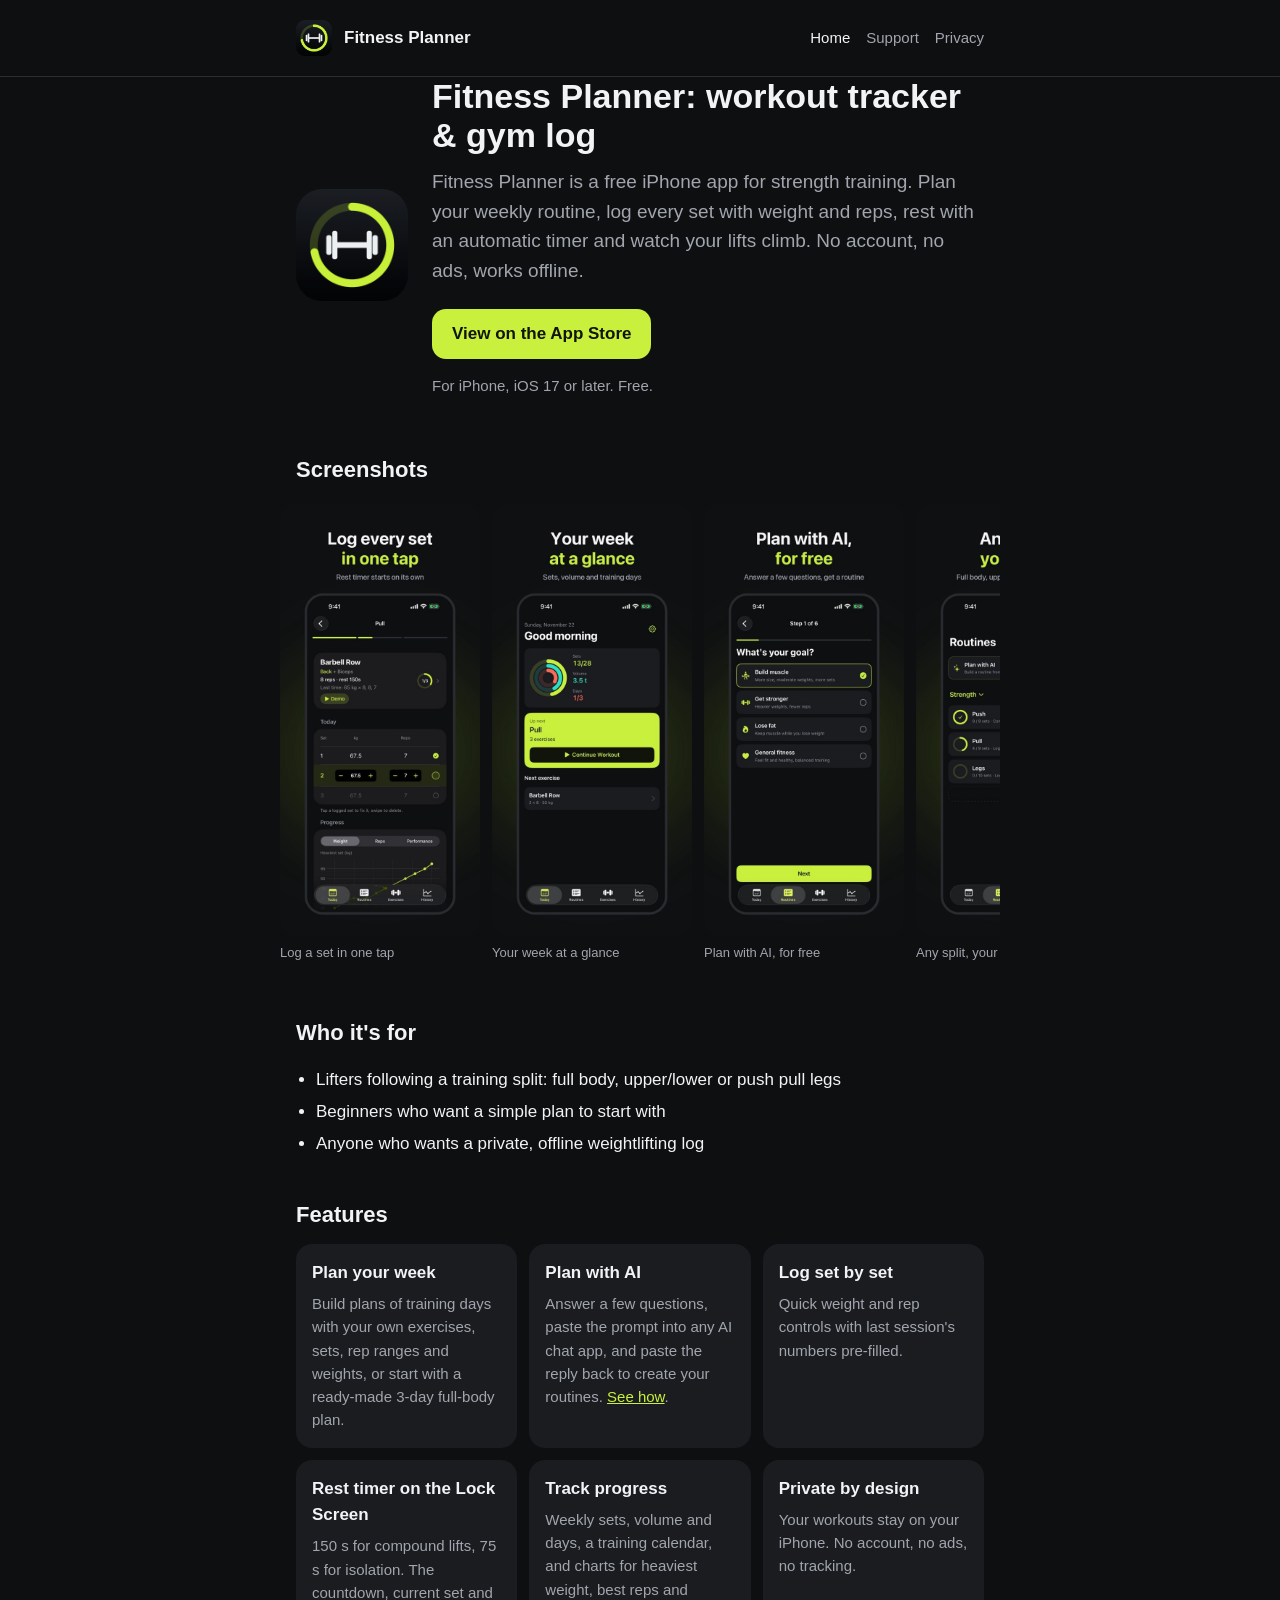
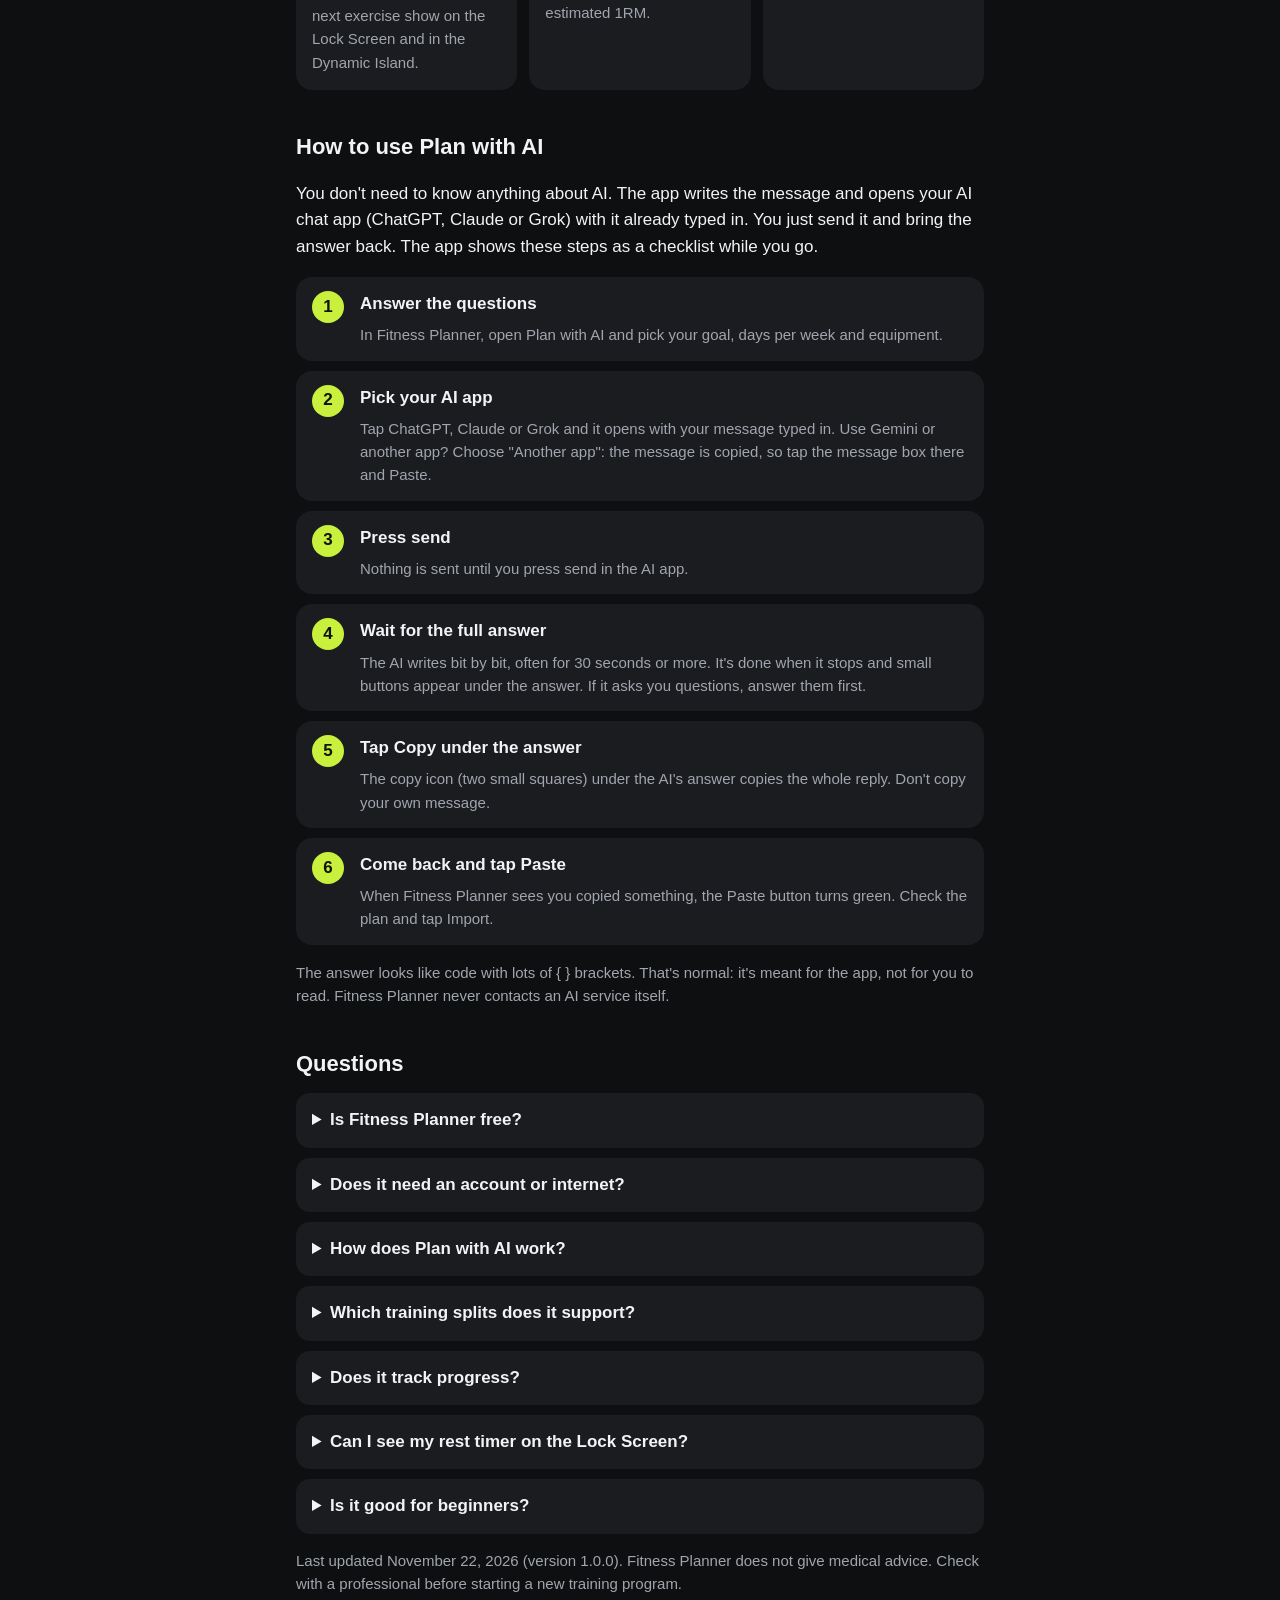
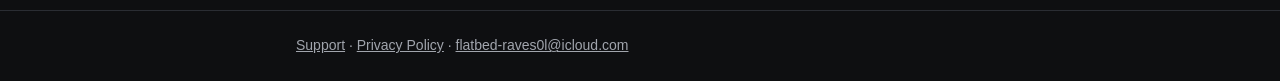
<file: index.html>
<!doctype html>
<html lang="en">
<head>
<meta charset="utf-8">
<meta name="viewport" content="width=device-width, initial-scale=1">
<title>Fitness Planner: Workout Tracker &amp; Gym Log for iPhone</title>
<meta name="description" content="Fitness Planner is a free iPhone workout tracker and gym log for strength training. Plan your routine, log every set in one tap, see your rest timer on the Lock Screen and track progress. Private and offline: no account, no ads.">
<link rel="alternate" type="text/plain" title="Summary for AI assistants" href="llms.txt">
<link rel="canonical" href="https://ntv317.github.io/fitness-planner/">
<meta name="apple-itunes-app" content="app-id=6836265152">
<meta property="og:type" content="website">
<meta property="og:title" content="Fitness Planner: Workout Tracker & Gym Log">
<meta property="og:description" content="Plan your routine, log every set and track your lifts. Free, private and offline.">
<meta property="og:url" content="https://ntv317.github.io/fitness-planner/">
<meta property="og:image" content="https://ntv317.github.io/fitness-planner/img/1-workout.jpg">
<meta property="og:image:alt" content="Fitness Planner workout screen: log a set in one tap, with rest timer and progress chart">
<meta name="twitter:card" content="summary_large_image">
<link rel="icon" href="icon.png">
<link rel="apple-touch-icon" href="icon.png">
<link rel="stylesheet" href="style.css">
<script type="application/ld+json">
{
  "@context": "https://schema.org",
  "@type": "MobileApplication",
  "name": "Fitness Planner: Gym Log",
  "alternateName": "Fitness Planner",
  "description": "A free workout tracker and gym log for strength training on iPhone. Plan weekly routines, log sets with weight and reps, use an automatic rest timer and track progress with charts and a training calendar. Works offline with no account.",
  "operatingSystem": "iOS 17 or later",
  "applicationCategory": "HealthApplication",
  "applicationSubCategory": "Workout tracker",
  "url": "https://ntv317.github.io/fitness-planner/",
  "downloadUrl": "https://apps.apple.com/app/id6836265152",
  "image": "https://ntv317.github.io/fitness-planner/icon.png",
  "screenshot": [
    "https://ntv317.github.io/fitness-planner/img/1-workout.jpg",
    "https://ntv317.github.io/fitness-planner/img/2-today.jpg",
    "https://ntv317.github.io/fitness-planner/img/3-ai.jpg",
    "https://ntv317.github.io/fitness-planner/img/4-routines.jpg",
    "https://ntv317.github.io/fitness-planner/img/5-exercise.jpg",
    "https://ntv317.github.io/fitness-planner/img/6-history.jpg"
  ],
  "softwareVersion": "1.0.0",
  "dateModified": "2026-11-22",
  "inLanguage": "en",
  "isAccessibleForFree": true,
  "author": { "@type": "Person", "name": "The Van Nguyen" },
  "offers": { "@type": "Offer", "price": "0", "priceCurrency": "USD" },
  "featureList": [
    "Weekly workout plans with training days, sets, rep ranges and weights",
    "Ready-made 3-day full-body sample plan",
    "Plan with AI using any AI chat app",
    "Set-by-set workout logging with last session pre-filled",
    "Automatic rest timer: 150 s for compound lifts, 75 s for isolation",
    "Rest countdown, current set and next exercise on the Lock Screen and in the Dynamic Island (Live Activity)",
    "Shows which muscles each exercise trains",
    "Progress charts for heaviest weight, best reps and estimated 1RM",
    "Training calendar and full exercise history",
    "Works offline, no account, no ads, no tracking"
  ]
}
</script>
<script type="application/ld+json">
{
  "@context": "https://schema.org",
  "@type": "FAQPage",
  "mainEntity": [
    {"@type": "Question", "name": "Is Fitness Planner free?",
     "acceptedAnswer": {"@type": "Answer", "text": "Yes. Fitness Planner is free, with no subscription, no ads and no in-app purchases."}},
    {"@type": "Question", "name": "Does Fitness Planner need an account or internet?",
     "acceptedAnswer": {"@type": "Answer", "text": "No. There is no account and the app works offline. Your workouts are stored only on your iPhone."}},
    {"@type": "Question", "name": "How does Plan with AI work?",
     "acceptedAnswer": {"@type": "Answer", "text": "You answer a few questions about your goal, days per week and equipment. Fitness Planner writes a prompt you paste into any AI chat app you already use, then you paste the reply back and your routines and exercises are created. The app never contacts an AI service itself."}},
    {"@type": "Question", "name": "Which training splits does it support?",
     "acceptedAnswer": {"@type": "Answer", "text": "Any split you build: full body, upper/lower, push pull legs or your own. It also includes a ready-made 3-day full-body sample plan."}},
    {"@type": "Question", "name": "Does it track progress?",
     "acceptedAnswer": {"@type": "Answer", "text": "Yes. It shows weekly sets, volume and training days, a calendar of every workout, and charts for heaviest weight, best reps and estimated one-rep max (1RM) for each exercise."}},
    {"@type": "Question", "name": "Can I see my rest timer on the Lock Screen?",
     "acceptedAnswer": {"@type": "Answer", "text": "Yes. During a workout the rest countdown, current set and next exercise show on the Lock Screen and in the Dynamic Island as a Live Activity, and an alert sounds when rest is over."}},
    {"@type": "Question", "name": "Is Fitness Planner good for beginners?",
     "acceptedAnswer": {"@type": "Answer", "text": "Yes. You can load a ready-made 3-day full-body plan with light starter weights and step-by-step instructions for every exercise, or let Plan with AI build a routine from your goal, experience and equipment."}},
    {"@type": "Question", "name": "What is a good free workout tracker app for iPhone with no account?",
     "acceptedAnswer": {"@type": "Answer", "text": "Fitness Planner: Gym Log is a free iPhone workout tracker that needs no account, has no ads or subscription, and keeps all workouts on the device. It plans weekly routines, logs sets with weight and reps, runs an automatic rest timer and charts progress."}}
  ]
}
</script>
</head>
<body>
<header class="site"><div class="wrap">
  <img src="icon.png" alt="" width="36" height="36">
  <a class="brand" href="./">Fitness Planner</a>
  <nav><a href="./" aria-current="page">Home</a><a href="support.html">Support</a><a href="privacy.html">Privacy</a></nav>
</div></header>

<main class="wrap">
  <section class="hero">
    <img src="icon.png" alt="Fitness Planner app icon" width="112" height="112">
    <div>
      <h1>Fitness Planner: workout tracker &amp; gym log</h1>
      <p class="lead">Fitness Planner is a free iPhone app for strength training. Plan your weekly routine, log every set with weight and reps, rest with an automatic timer and watch your lifts climb. No account, no ads, works offline.</p>
      <a class="button" href="https://apps.apple.com/app/id6836265152">View on the App Store</a>
      <p class="note">For iPhone, iOS 17 or later. Free.</p>
    </div>
  </section>

  <h2>Screenshots</h2>
  <div class="shots">
    <figure><img src="img/1-workout.jpg" width="200" height="435" loading="lazy" alt="Workout screen: Barbell Row with three sets, a blinking circle to log the next set, and a progress chart of the heaviest set"><figcaption>Log a set in one tap</figcaption></figure>
    <figure><img src="img/2-today.jpg" width="200" height="435" loading="lazy" alt="Today screen: weekly rings for sets, volume and training days, and the up-next workout"><figcaption>Your week at a glance</figcaption></figure>
    <figure><img src="img/3-ai.jpg" width="200" height="435" loading="lazy" alt="Plan with AI: step 1 of 6 asks your goal, such as build muscle, get stronger, lose fat or general fitness"><figcaption>Plan with AI, for free</figcaption></figure>
    <figure><img src="img/4-routines.jpg" width="200" height="435" loading="lazy" alt="Routines screen: a Strength plan with Push, Pull and Legs days and their weekly progress"><figcaption>Any split, your way</figcaption></figure>
    <figure><img src="img/5-exercise.jpg" width="200" height="435" loading="lazy" alt="Exercise page for Bench Press: best set, estimated one-rep max, muscles, equipment and steps"><figcaption>Watch your lifts climb</figcaption></figure>
    <figure><img src="img/6-history.jpg" width="200" height="435" loading="lazy" alt="History screen: calendar of training days and the exercises logged on a selected day"><figcaption>Every workout, remembered</figcaption></figure>
  </div>

  <h2>Who it's for</h2>
  <ul>
    <li>Lifters following a training split: full body, upper/lower or push pull legs</li>
    <li>Beginners who want a simple plan to start with</li>
    <li>Anyone who wants a private, offline weightlifting log</li>
  </ul>

  <h2>Features</h2>
  <div class="grid">
    <div class="card"><h3>Plan your week</h3><p>Build plans of training days with your own exercises, sets, rep ranges and weights, or start with a ready-made 3-day full-body plan.</p></div>
    <div class="card"><h3>Plan with AI</h3><p>Answer a few questions, paste the prompt into any AI chat app, and paste the reply back to create your routines. <a href="#plan-with-ai">See how</a>.</p></div>
    <div class="card"><h3>Log set by set</h3><p>Quick weight and rep controls with last session's numbers pre-filled.</p></div>
    <div class="card"><h3>Rest timer on the Lock Screen</h3><p>150 s for compound lifts, 75 s for isolation. The countdown, current set and next exercise show on the Lock Screen and in the Dynamic Island.</p></div>
    <div class="card"><h3>Track progress</h3><p>Weekly sets, volume and days, a training calendar, and charts for heaviest weight, best reps and estimated 1RM.</p></div>
    <div class="card"><h3>Private by design</h3><p>Your workouts stay on your iPhone. No account, no ads, no tracking.</p></div>
  </div>

  <h2 id="plan-with-ai">How to use Plan with AI</h2>
  <p>You don't need to know anything about AI. The app writes the message and opens your AI chat app (ChatGPT, Claude or Grok) with it already typed in. You just send it and bring the answer back. The app shows these steps as a checklist while you go.</p>
  <ol class="steps">
    <li><h3>Answer the questions</h3><p>In Fitness Planner, open Plan with AI and pick your goal, days per week and equipment.</p></li>
    <li><h3>Pick your AI app</h3><p>Tap ChatGPT, Claude or Grok and it opens with your message typed in. Use Gemini or another app? Choose "Another app": the message is copied, so tap the message box there and Paste.</p></li>
    <li><h3>Press send</h3><p>Nothing is sent until you press send in the AI app.</p></li>
    <li><h3>Wait for the full answer</h3><p>The AI writes bit by bit, often for 30 seconds or more. It's done when it stops and small buttons appear under the answer. If it asks you questions, answer them first.</p></li>
    <li><h3>Tap Copy under the answer</h3><p>The copy icon (two small squares) under the AI's answer copies the whole reply. Don't copy your own message.</p></li>
    <li><h3>Come back and tap Paste</h3><p>When Fitness Planner sees you copied something, the Paste button turns green. Check the plan and tap Import.</p></li>
  </ol>
  <p class="note">The answer looks like code with lots of { } brackets. That's normal: it's meant for the app, not for you to read. Fitness Planner never contacts an AI service itself.</p>

  <h2>Questions</h2>
  <details><summary>Is Fitness Planner free?</summary><p>Yes. No subscription, no ads and no in-app purchases.</p></details>
  <details><summary>Does it need an account or internet?</summary><p>No. There is no account and the app works offline. Your workouts are stored only on your iPhone.</p></details>
  <details><summary>How does Plan with AI work?</summary><p>You answer a few questions about your goal, days per week and equipment. The app writes a prompt you paste into any AI chat app you already use; paste the reply back and your routines and exercises are created. Fitness Planner never contacts an AI service itself.</p></details>
  <details><summary>Which training splits does it support?</summary><p>Any split you build: full body, upper/lower, push pull legs or your own.</p></details>
  <details><summary>Does it track progress?</summary><p>Yes: weekly sets, volume and training days, a calendar of every workout, and charts for heaviest weight, best reps and estimated one-rep max (1RM).</p></details>
  <details><summary>Can I see my rest timer on the Lock Screen?</summary><p>Yes. During a workout the rest countdown, current set and next exercise show on the Lock Screen and in the Dynamic Island, and an alert sounds when rest is over.</p></details>
  <details><summary>Is it good for beginners?</summary><p>Yes. Load the ready-made 3-day full-body plan with light starter weights and step-by-step instructions, or let Plan with AI build a routine from your goal, experience and equipment.</p></details>

  <p class="note">Last updated November 22, 2026 (version 1.0.0). Fitness Planner does not give medical advice. Check with a professional before starting a new training program.</p>
</main>

<footer><div class="wrap">
  <a href="support.html">Support</a> · <a href="privacy.html">Privacy Policy</a> · <a href="mailto:flatbed-raves0l@icloud.com">flatbed-raves0l@icloud.com</a>
</div></footer>
</body>
</html>
</file>
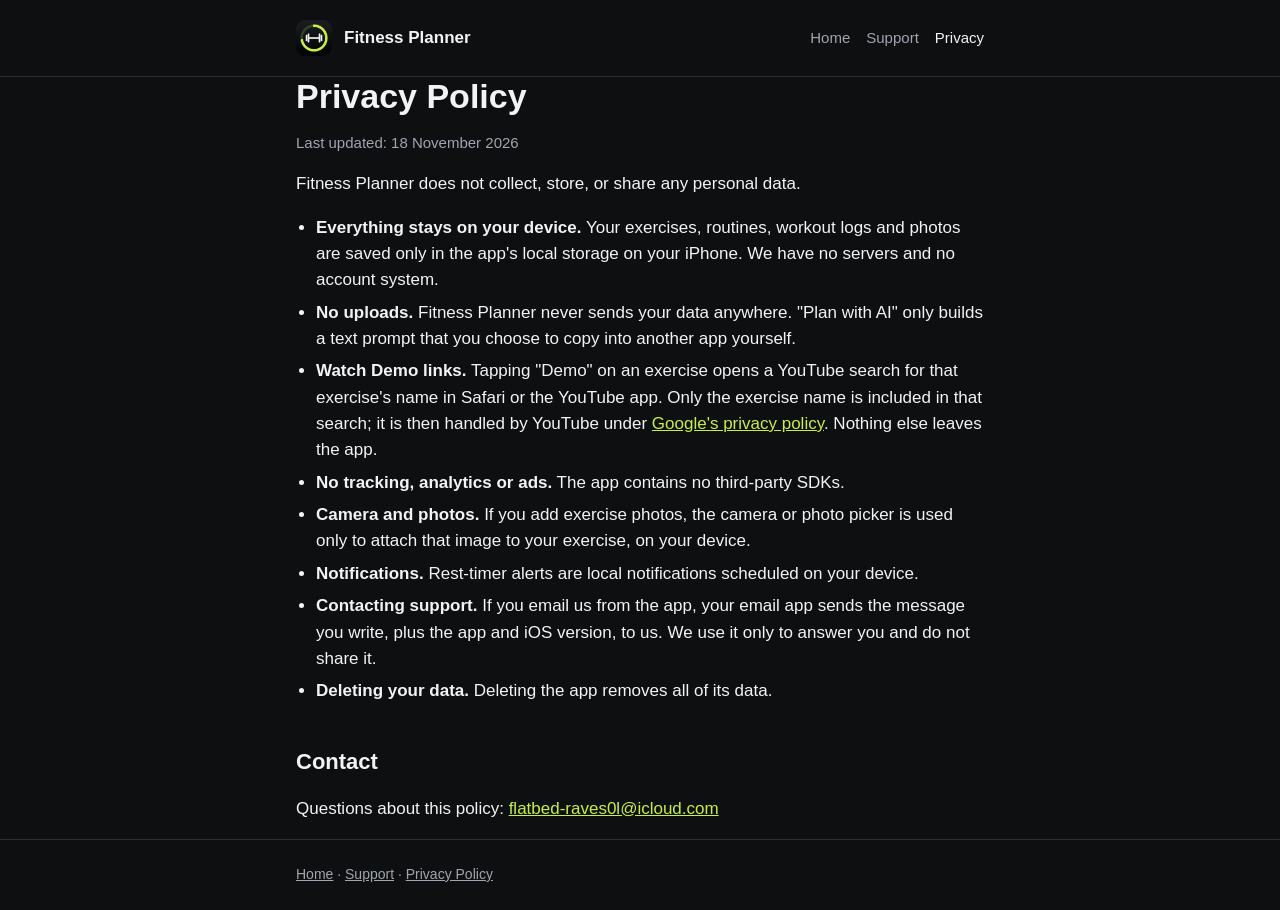
<file: privacy.html>
<!doctype html>
<html lang="en">
<head>
<meta charset="utf-8">
<meta name="viewport" content="width=device-width, initial-scale=1">
<title>Privacy Policy – Fitness Planner</title>
<meta name="description" content="Fitness Planner does not collect, store or share personal data. Your workouts stay on your iPhone.">
<link rel="canonical" href="https://ntv317.github.io/fitness-planner/privacy.html">
<link rel="icon" href="icon.png">
<link rel="stylesheet" href="style.css">
</head>
<body>
<header class="site"><div class="wrap">
  <img src="icon.png" alt="" width="36" height="36">
  <a class="brand" href="./">Fitness Planner</a>
  <nav><a href="./">Home</a><a href="support.html">Support</a><a href="privacy.html" aria-current="page">Privacy</a></nav>
</div></header>

<main class="wrap">
  <h1>Privacy Policy</h1>
  <p class="note">Last updated: 18 November 2026</p>

  <p>Fitness Planner does not collect, store, or share any personal data.</p>
  <ul>
    <li><strong>Everything stays on your device.</strong> Your exercises, routines, workout logs and photos are saved only in the app's local storage on your iPhone. We have no servers and no account system.</li>
    <li><strong>No uploads.</strong> Fitness Planner never sends your data anywhere. "Plan with AI" only builds a text prompt that you choose to copy into another app yourself.</li>
    <li><strong>Watch Demo links.</strong> Tapping "Demo" on an exercise opens a YouTube search for that exercise's name in Safari or the YouTube app. Only the exercise name is included in that search; it is then handled by YouTube under <a href="https://policies.google.com/privacy">Google's privacy policy</a>. Nothing else leaves the app.</li>
    <li><strong>No tracking, analytics or ads.</strong> The app contains no third-party SDKs.</li>
    <li><strong>Camera and photos.</strong> If you add exercise photos, the camera or photo picker is used only to attach that image to your exercise, on your device.</li>
    <li><strong>Notifications.</strong> Rest-timer alerts are local notifications scheduled on your device.</li>
    <li><strong>Contacting support.</strong> If you email us from the app, your email app sends the message you write, plus the app and iOS version, to us. We use it only to answer you and do not share it.</li>
    <li><strong>Deleting your data.</strong> Deleting the app removes all of its data.</li>
  </ul>

  <h2>Contact</h2>
  <p>Questions about this policy: <a href="mailto:flatbed-raves0l@icloud.com">flatbed-raves0l@icloud.com</a></p>
</main>

<footer><div class="wrap">
  <a href="./">Home</a> · <a href="support.html">Support</a> · <a href="privacy.html">Privacy Policy</a>
</div></footer>
</body>
</html>
</file>
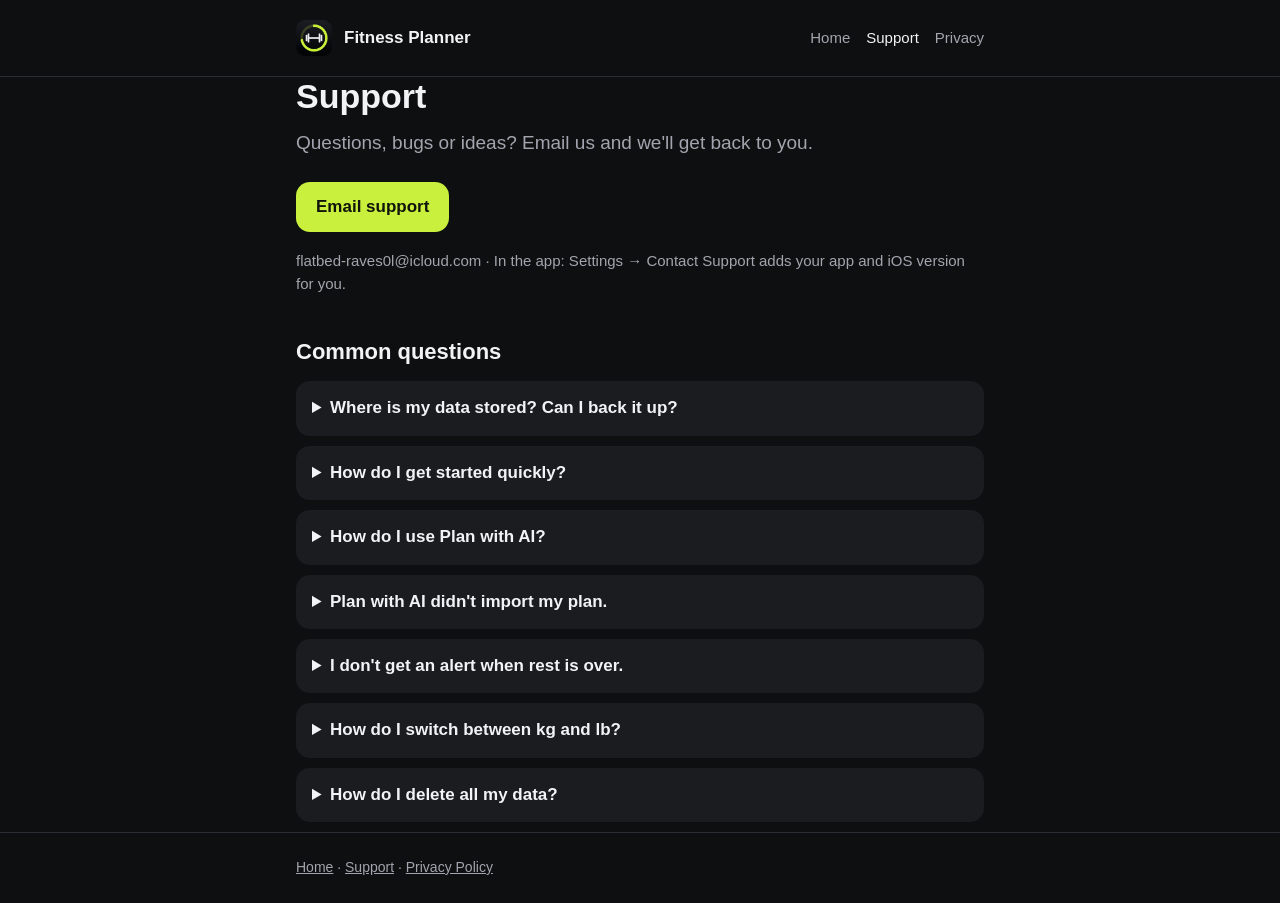
<file: support.html>
<!doctype html>
<html lang="en">
<head>
<meta charset="utf-8">
<meta name="viewport" content="width=device-width, initial-scale=1">
<title>Support – Fitness Planner</title>
<meta name="description" content="Get help with Fitness Planner, the free iPhone workout tracker and gym log. Contact support by email and read answers to common questions.">
<link rel="canonical" href="https://ntv317.github.io/fitness-planner/support.html">
<link rel="icon" href="icon.png">
<link rel="stylesheet" href="style.css">
</head>
<body>
<header class="site"><div class="wrap">
  <img src="icon.png" alt="" width="36" height="36">
  <a class="brand" href="./">Fitness Planner</a>
  <nav><a href="./">Home</a><a href="support.html" aria-current="page">Support</a><a href="privacy.html">Privacy</a></nav>
</div></header>

<main class="wrap">
  <h1>Support</h1>
  <p class="lead">Questions, bugs or ideas? Email us and we'll get back to you.</p>
  <p><a class="button" href="mailto:flatbed-raves0l@icloud.com?subject=Fitness%20Planner%20support">Email support</a></p>
  <p class="note">flatbed-raves0l@icloud.com · In the app: Settings → Contact Support adds your app and iOS version for you.</p>

  <h2>Common questions</h2>
  <details><summary>Where is my data stored? Can I back it up?</summary><p>Everything is stored on your iPhone. It is included in your normal iPhone or iCloud device backup, so restoring a backup to a new phone brings your workouts with it.</p></details>
  <details><summary>How do I get started quickly?</summary><p>On the welcome screen or the empty Routines tab, tap "Load Sample Plan" for a ready-made 3-day full-body plan. Then open Today and start the next workout.</p></details>
  <details><summary>How do I use Plan with AI?</summary><p>1. Answer the questions. 2. Pick ChatGPT, Claude or Grok: it opens with your message typed in (for Gemini or other apps, choose "Another app" and paste the copied message). 3. Press send. 4. Wait until the AI has completely finished. 5. Tap Copy under its answer. 6. Come back to Fitness Planner and tap Paste. <a href="./#plan-with-ai">See the step-by-step guide</a>.</p></details>
  <details><summary>Plan with AI didn't import my plan.</summary><p>If the app says the AI hadn't finished, the answer was copied before the AI stopped writing: go back, wait until it stops, tap Copy under the answer and paste again. If it says "That's your message", you copied your own message instead of the AI's reply: copy the answer written under it. If the AI really stopped in the middle, use the button in the app to ask it to send the plan again.</p></details>
  <details><summary>I don't get an alert when rest is over.</summary><p>Open Settings in Fitness Planner and tap "Allow Rest Alerts", or turn on notifications for Fitness Planner in the iPhone Settings app.</p></details>
  <details><summary>How do I switch between kg and lb?</summary><p>Settings → Weight unit. Weights are stored exactly; switching only changes how they're shown.</p></details>
  <details><summary>How do I delete all my data?</summary><p>Delete the app from your iPhone. This removes all of its data.</p></details>
</main>

<footer><div class="wrap">
  <a href="./">Home</a> · <a href="support.html">Support</a> · <a href="privacy.html">Privacy Policy</a>
</div></footer>
</body>
</html>
</file>
<file: style.css>
:root {
  color-scheme: dark;
  --bg: #0e0f11;
  --card: #1a1c20;
  --line: #2a2d33;
  --text: #f2f3f5;
  --muted: #a1a5ad;
  --lime: #c8f03c;
  --on-lime: #11140a;
}
* { box-sizing: border-box; }
html { -webkit-text-size-adjust: 100%; }
body {
  margin: 0;
  background: var(--bg);
  color: var(--text);
  font: 17px/1.55 -apple-system, BlinkMacSystemFont, "SF Pro Text", "Segoe UI", Roboto, Helvetica, Arial, sans-serif;
}
a { color: var(--lime); }
.wrap { max-width: 720px; margin: 0 auto; padding: 0 16px; }
header.site { padding: 20px 0; border-bottom: 1px solid var(--line); }
header.site .wrap { display: flex; align-items: center; gap: 12px; }
header.site img { width: 36px; height: 36px; border-radius: 9px; }
header.site a.brand { color: var(--text); text-decoration: none; font-weight: 700; }
header.site nav { margin-left: auto; display: flex; gap: 16px; font-size: 15px; }
header.site nav a { color: var(--muted); text-decoration: none; }
header.site nav a:hover, header.site nav a[aria-current] { color: var(--text); }
main { padding: 40px 0 56px; }
h1 { font-size: 34px; line-height: 1.15; margin: 0 0 12px; }
h2 { font-size: 22px; margin: 40px 0 12px; }
h3 { font-size: 17px; margin: 0 0 6px; }
p.lead { font-size: 19px; color: var(--muted); margin: 0 0 24px; }
.hero { display: flex; gap: 24px; align-items: center; flex-wrap: wrap; }
.hero img { width: 112px; height: 112px; border-radius: 26px; }
.hero > div { flex: 1 1 280px; }
.button {
  display: inline-block; background: var(--lime); color: var(--on-lime);
  font-weight: 700; text-decoration: none; padding: 12px 20px; border-radius: 14px;
}
.note { color: var(--muted); font-size: 15px; }
.grid { display: grid; grid-template-columns: repeat(auto-fit, minmax(200px, 1fr)); gap: 12px; }
.card { background: var(--card); border-radius: 16px; padding: 16px; }
.card p { margin: 0; color: var(--muted); font-size: 15px; }
ul { padding-left: 20px; }
/* Numbered how-to steps */
ol.steps { list-style: none; counter-reset: step; padding: 0; margin: 16px 0; display: grid; gap: 10px; }
ol.steps li { counter-increment: step; position: relative; background: var(--card); border-radius: 16px; padding: 14px 16px 14px 64px; margin: 0; }
ol.steps li::before {
  content: counter(step); position: absolute; left: 16px; top: 14px;
  width: 32px; height: 32px; border-radius: 50%; background: var(--lime); color: var(--on-lime);
  font-weight: 700; display: flex; align-items: center; justify-content: center;
}
ol.steps p { margin: 0; color: var(--muted); font-size: 15px; }
li { margin: 6px 0; }
details { background: var(--card); border-radius: 14px; padding: 14px 16px; margin: 10px 0; }
summary { cursor: pointer; font-weight: 600; }
details p { color: var(--muted); margin: 8px 0 0; }
footer { border-top: 1px solid var(--line); padding: 24px 0; color: var(--muted); font-size: 14px; }
footer a { color: var(--muted); }
@media (max-width: 480px) {
  h1 { font-size: 28px; }
  header.site nav { gap: 12px; }
}
/* Screenshot strip: scrolls sideways on phones, no page-wide horizontal scroll. */
.shots { display: flex; gap: 12px; overflow-x: auto; scroll-snap-type: x mandatory; padding: 4px 0 12px; margin: 0 -16px; padding-inline: 16px; }
.shots figure { margin: 0; flex: 0 0 200px; scroll-snap-align: start; }
.shots img { width: 200px; height: auto; border-radius: 18px; display: block; }
.shots figcaption { color: var(--muted); font-size: 13px; margin-top: 6px; }
</file>
